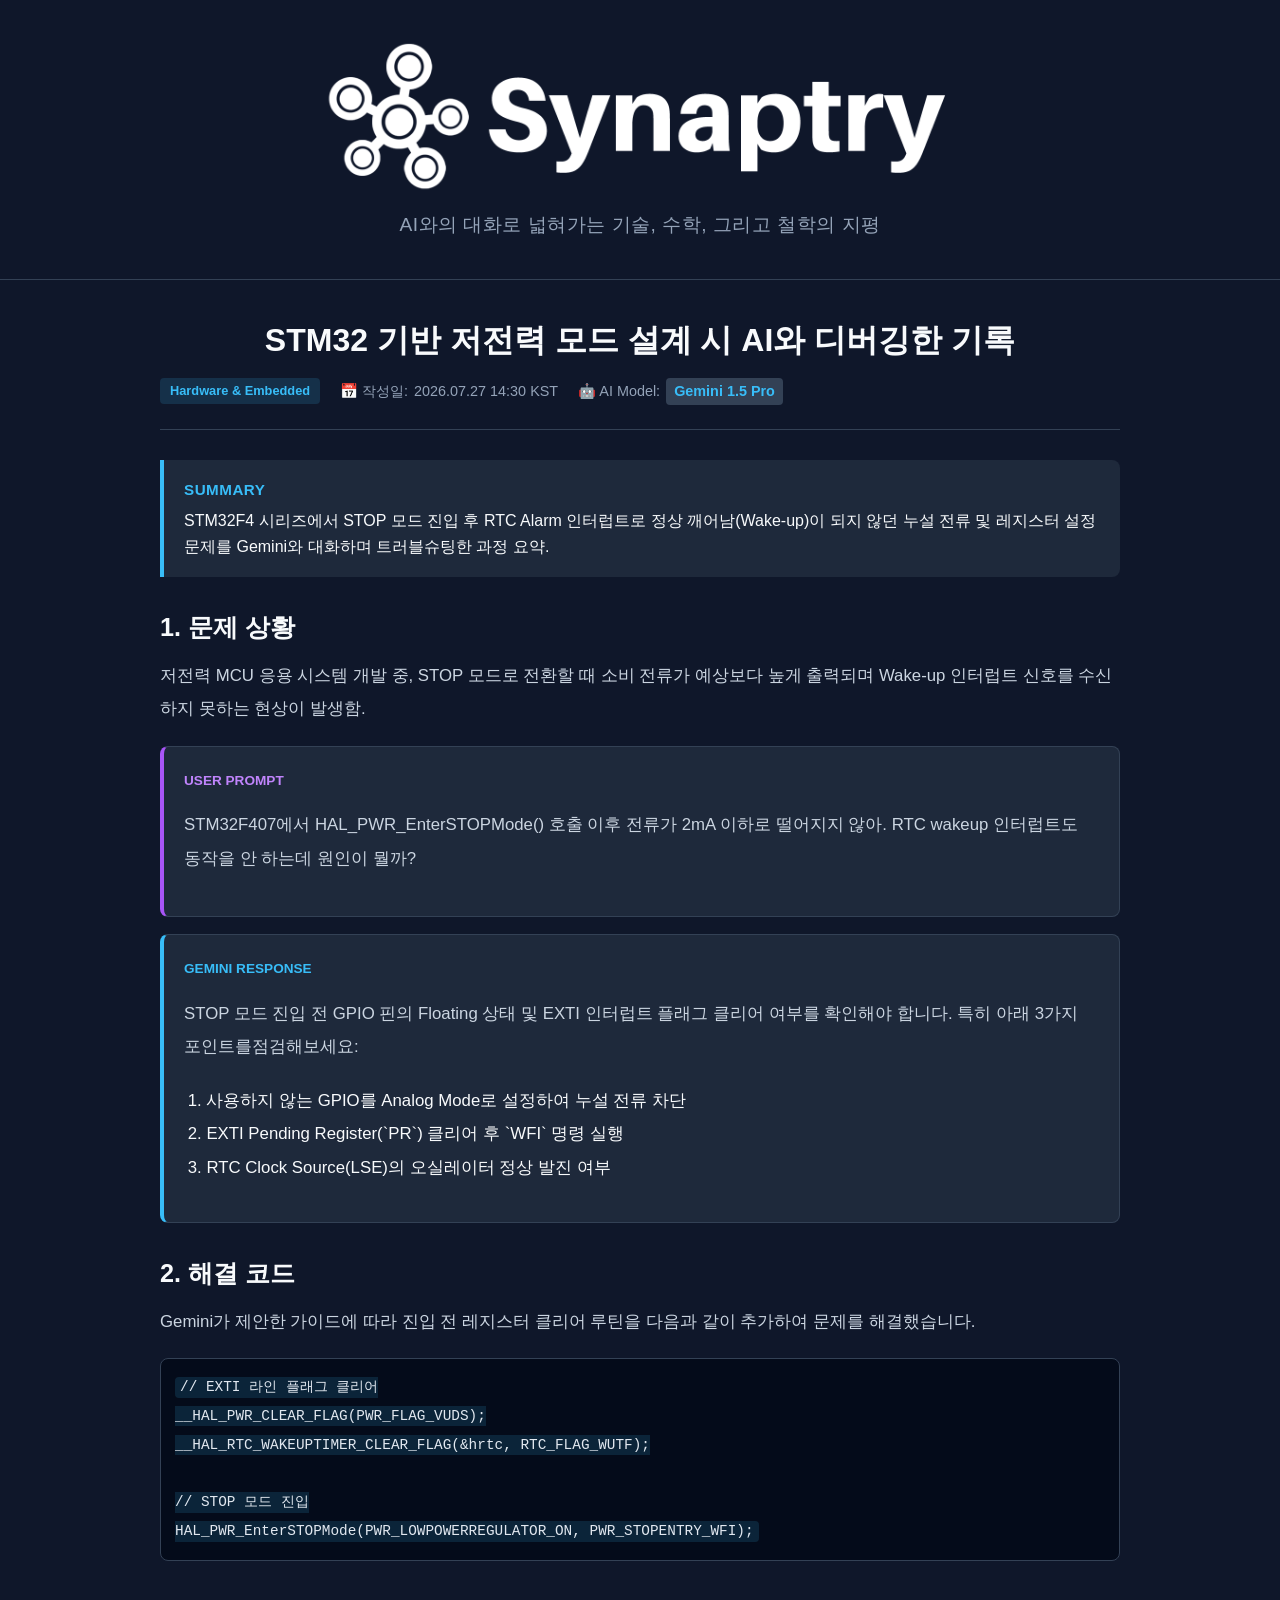
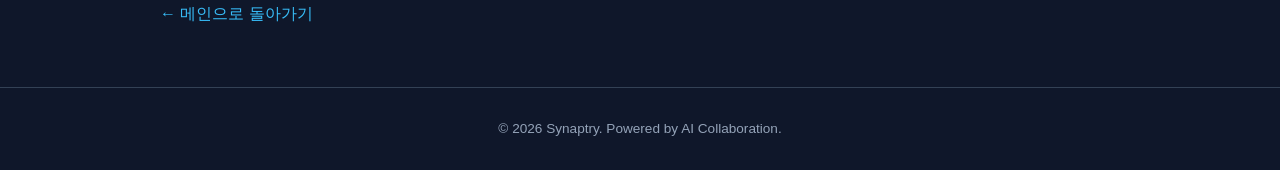
<file: pos_template.html>
<!DOCTYPE html>
<html lang="ko">
<head>
  <meta charset="UTF-8">
  <meta name="viewport" content="width=device-width, initial-scale=1.0">
  <title>STM32 기반 저전력 모드 설계 시 AI와 디버깅한 기록 | Synaptry</title>
  <link rel="stylesheet" href="../styles.css">
  <style>
    /* 메타 정보 및 본문 전용 추가 스타일 */
    .post-header {
      border-bottom: 1px solid var(--border);
      padding-bottom: 24px;
      margin-bottom: 30px;
    }

    .post-title {
      font-size: 2rem;
      color: var(--text-main);
      margin-bottom: 16px;
      line-height: 1.3;
    }

    .post-meta {
      display: flex;
      flex-wrap: wrap;
      gap: 12px 20px;
      align-items: center;
      font-size: 0.9rem;
      color: var(--text-muted);
    }

    .meta-item {
      display: flex;
      align-items: center;
      gap: 6px;
    }

    .meta-badge {
      background: rgba(56, 189, 248, 0.15);
      color: var(--accent);
      padding: 3px 10px;
      border-radius: 4px;
      font-size: 0.8rem;
      font-weight: bold;
    }

    .ai-badge {
      background: #334155;
      color: #38bdf8;
      padding: 2px 8px;
      border-radius: 4px;
      font-weight: 600;
    }

    .post-summary {
      background-color: var(--card-bg);
      border-left: 4px solid var(--accent);
      border-radius: 0 8px 8px 0;
      padding: 18px 20px;
      margin-bottom: 35px;
      color: var(--text-main);
    }

    .post-summary h4 {
      color: var(--accent);
      font-size: 0.95rem;
      margin-bottom: 6px;
      text-transform: uppercase;
      letter-spacing: 0.5px;
    }

    .post-content {
      line-height: 1.8;
      font-size: 1.05rem;
    }

    .post-content h2, .post-content h3 {
      margin-top: 35px;
      margin-bottom: 15px;
      color: var(--text-main);
    }

    .post-content p {
      margin-bottom: 20px;
      color: #cbd5e1;
    }

    .dialogue-box {
      background: var(--card-bg);
      border: 1px solid var(--border);
      border-radius: 8px;
      padding: 20px;
      margin-bottom: 24px;
    }

    .dialogue-box.user {
      border-left: 4px solid #a855f7;
    }

    .dialogue-box.ai {
      border-left: 4px solid var(--accent);
    }

    .dialogue-author {
      font-weight: bold;
      font-size: 0.85rem;
      margin-bottom: 8px;
      text-transform: uppercase;
    }

    .user .dialogue-author { color: #c084fc; }
    .ai .dialogue-author { color: var(--accent); }

    pre {
      background-color: #090d16;
      border: 1px solid var(--border);
      padding: 16px;
      border-radius: 6px;
      overflow-x: auto;
      font-family: Consolas, Monaco, "Andale Mono", monospace;
      font-size: 0.9rem;
      color: #e2e8f0;
      margin: 15px 0;
    }

    .back-btn {
      display: inline-block;
      margin-top: 40px;
      color: var(--accent);
      text-decoration: none;
      font-weight: 500;
    }

    .back-btn:hover {
      text-decoration: underline;
    }
  </style>
</head>
<body>
  <header>
    <div class="container header-container">
      <a href="../"><img src="../wide_white_trans.png" alt="Synaptry" class="logo-img"></a>
      <p class="subtitle">AI와의 대화로 넓혀가는 기술, 수학, 그리고 철학의 지평</p>
    </div>
  </header>

  <main class="container">
    <article>
      <!-- 포스트 헤더 (제목, 날짜, 카테고리, AI) -->
      <header class="post-header">
        <h1 class="post-title">STM32 기반 저전력 모드 설계 시 AI와 디버깅한 기록</h1>
        
        <div class="post-meta">
          <span class="meta-badge">Hardware & Embedded</span>
          <div class="meta-item">
            <span>📅 작성일:</span> 2026.07.27 14:30 KST
          </div>
          <div class="meta-item">
            <span>🤖 AI Model:</span> <span class="ai-badge">Gemini 1.5 Pro</span>
          </div>
        </div>
      </header>

      <!-- 요약 섹션 -->
      <section class="post-summary">
        <h4>Summary</h4>
        <p>STM32F4 시리즈에서 STOP 모드 진입 후 RTC Alarm 인터럽트로 정상 깨어남(Wake-up)이 되지 않던 누설 전류 및 레지스터 설정 문제를 Gemini와 대화하며 트러블슈팅한 과정 요약.</p>
      </section>

      <!-- 본문 섹션 -->
      <section class="post-content">
        <h2>1. 문제 상황</h2>
        <p>저전력 MCU 응용 시스템 개발 중, STOP 모드로 전환할 때 소비 전류가 예상보다 높게 출력되며 Wake-up 인터럽트 신호를 수신하지 못하는 현상이 발생함.</p>

        <!-- 대화 박스 샘플 (User) -->
        <div class="dialogue-box user">
          <div class="dialogue-author">User Prompt</div>
          <p>STM32F407에서 HAL_PWR_EnterSTOPMode() 호출 이후 전류가 2mA 이하로 떨어지지 않아. RTC wakeup 인터럽트도 동작을 안 하는데 원인이 뭘까?</p>
        </div>

        <!-- 대화 박스 샘플 (AI) -->
        <div class="dialogue-box ai">
          <div class="dialogue-author">Gemini Response</div>
          <p>STOP 모드 진입 전 GPIO 핀의 Floating 상태 및 EXTI 인터럽트 플래그 클리어 여부를 확인해야 합니다. 특히 아래 3가지 포인트를점검해보세요:</p>
          <ol>
            <li>사용하지 않는 GPIO를 Analog Mode로 설정하여 누설 전류 차단</li>
            <li>EXTI Pending Register(`PR`) 클리어 후 `WFI` 명령 실행</li>
            <li>RTC Clock Source(LSE)의 오실레이터 정상 발진 여부</li>
          </ol>
        </div>

        <h2>2. 해결 코드</h2>
        <p>Gemini가 제안한 가이드에 따라 진입 전 레지스터 클리어 루틴을 다음과 같이 추가하여 문제를 해결했습니다.</p>

        <pre><code>// EXTI 라인 플래그 클리어
__HAL_PWR_CLEAR_FLAG(PWR_FLAG_VUDS);
__HAL_RTC_WAKEUPTIMER_CLEAR_FLAG(&hrtc, RTC_FLAG_WUTF);

// STOP 모드 진입
HAL_PWR_EnterSTOPMode(PWR_LOWPOWERREGULATOR_ON, PWR_STOPENTRY_WFI);</code></pre>

      </section>

      <!-- 목록으로 돌아가기 -->
      <a href="../" class="back-btn">&larr; 메인으로 돌아가기</a>
    </article>
  </main>

  <footer>
    <div class="container">
      <p>&copy; 2026 Synaptry. Powered by AI Collaboration.</p>
    </div>
  </footer>
</body>
</html>
</file>
<file: styles.css>
:root {
  --bg-color: #0f172a;
  --card-bg: #1e293b;
  --text-main: #f8fafc;
  --text-muted: #94a3b8;
  --accent: #38bdf8;
  --accent-hover: #0284c7;
  --border: #334155;
}

* {
  box-sizing: border-box;
  margin: 0;
  padding: 0;
}

body {
  font-family: -apple-system, BlinkMacSystemFont, "Segoe UI", Roboto, sans-serif;
  background-color: var(--bg-color);
  color: var(--text-main);
  line-height: 1.6;
}

.container {
  max-width: 1000px;
  margin: 0 auto;
  padding: 0 20px;
}

/* --- Header & Logo --- */
header {
  border-bottom: 1px solid var(--border);
  padding: 40px 0;
  text-align: center;
}

.header-actions {
  margin-top: 18px;
  display: flex;
  gap: 12px;
  justify-content: center;
  flex-wrap: wrap;
}

.header-link {
  text-decoration: none;
  font-weight: bold;
  padding: 6px 16px;
  border-radius: 6px;
  font-size: 0.9rem;
}

.header-link--primary {
  color: var(--accent);
  border: 1px solid var(--accent);
  background: rgba(56, 189, 248, 0.1);
}

.header-link--secondary {
  color: var(--text-main);
  border: 1px solid var(--border);
  background: var(--card-bg);
}

.logo-img {
  max-width: 640px;
  width: 100%;
  height: auto;
  margin-bottom: 12px;
  display: inline-block;
}

.subtitle {
  color: var(--text-muted);
  font-size: 1.2rem;
  line-height: 1.45;
  letter-spacing: 0.5px;
}

/* --- Intro Section --- */
.intro {
  margin: 40px 0;
  text-align: center;
}

.intro h2 {
  font-size: 1.8rem;
  margin-bottom: 12px;
  color: var(--accent);
}

.intro p {
  color: var(--text-muted);
  max-width: 600px;
  margin: 0 auto;
}

/* --- Grid & Category Cards (Index 페이지 메인 영역) --- */
.categories {
  margin-bottom: 40px;
}

.categories h3 {
  font-size: 1.3rem;
  margin-bottom: 20px;
  border-left: 4px solid var(--accent);
  padding-left: 10px;
}

.grid {
  display: grid;
  grid-template-columns: repeat(auto-fit, minmax(280px, 1fr));
  gap: 20px;
}

.card {
  background: var(--card-bg);
  border: 1px solid var(--border);
  border-radius: 8px;
  padding: 24px;
  transition: transform 0.2s ease, border-color 0.2s ease;
  position: relative;
  cursor: pointer;
}

.card:hover {
  transform: translateY(-4px);
  border-color: var(--accent);
}

.card h4 {
  font-size: 1.2rem;
  margin-bottom: 8px;
}

.card p {
  color: var(--text-muted);
  font-size: 0.9rem;
}

.badge {
  display: inline-block;
  font-size: 0.75rem;
  text-transform: uppercase;
  color: var(--accent);
  background: rgba(56, 189, 248, 0.1);
  padding: 2px 8px;
  border-radius: 4px;
  margin-bottom: 12px;
}

/* --- Posts Section --- */
.posts-section {
  margin-top: 50px;
}

.posts-header {
  display: flex;
  justify-content: space-between;
  align-items: center;
  margin-bottom: 20px;
  gap: 12px;
}

.posts-title {
  margin: 0;
  display: flex;
  align-items: center;
  gap: 10px;
}

.posts-title-marker {
  display: inline-block;
  width: 4px;
  height: 18px;
  background: var(--accent);
  border-radius: 2px;
}

.reset-category-btn {
  display: none;
  background: transparent;
  border: 1px solid var(--border);
  color: var(--text-muted);
  padding: 4px 10px;
  border-radius: 4px;
  cursor: pointer;
  font-size: 0.85rem;
}

.reset-category-btn:hover {
  border-color: var(--accent);
  color: var(--accent);
}

.posts-loading,
.posts-empty {
  color: var(--text-muted);
}

.pagination {
  display: flex;
  justify-content: center;
  align-items: center;
  gap: 8px;
  margin-top: 24px;
  flex-wrap: wrap;
}

.pagination button {
  background: transparent;
  border: 1px solid var(--border);
  color: var(--text-main);
  padding: 6px 10px;
  border-radius: 4px;
  cursor: pointer;
  font-size: 0.9rem;
}

.pagination button.active {
  background: var(--accent);
  border-color: var(--accent);
  color: #0f172a;
}

.pagination button:disabled {
  opacity: 0.45;
  cursor: not-allowed;
}

/* --- Write Page Layout (글쓰기 페이지 전용) --- */
.write-container { 
  max-width: 800px; 
  margin: 40px auto; 
  padding: 0 20px; 
}

.form-group { 
  margin-bottom: 20px; 
}

.form-group label { 
  display: block; 
  margin-bottom: 8px; 
  font-weight: bold; 
  color: var(--accent); 
}

.form-control { 
  width: 100%; 
  padding: 12px; 
  background: var(--card-bg); 
  border: 1px solid var(--border); 
  border-radius: 6px; 
  color: var(--text-main); 
  font-size: 1rem; 
  box-sizing: border-box; 
}

.form-control:focus { 
  outline: none; 
  border-color: var(--accent); 
}

textarea.form-control { 
  resize: vertical; 
  font-family: inherit; 
  line-height: 1.5; 
}

.form-row { 
  display: flex; 
  gap: 20px; 
}

.form-row .form-group { 
  flex: 1; 
}

.editor-control {
  width: 100%;
  min-height: 350px;
  height: auto !important;
  padding: 16px;
  background: var(--card-bg);
  border: 1px solid var(--border);
  border-radius: 6px;
  color: var(--text-main);
  font-size: 1rem;
  line-height: 1.85;
  box-sizing: border-box;
  outline: none;
  overflow-y: auto;
  white-space: pre-wrap;
  word-break: break-word;
  font-family: "Segoe UI", Roboto, sans-serif;
}

.editor-control p,
.editor-control div {
  margin: 0 0 0.8em;
}

.editor-preview-split {
  display: grid;
  grid-template-columns: 1fr 1fr;
  gap: 12px;
}

.editor-preview {
  min-height: 350px;
  padding: 18px;
  background: rgba(15, 23, 42, 0.45);
  border: 1px solid var(--border);
  border-radius: 8px;
  color: var(--text-main);
  line-height: 1.8;
  overflow-y: auto;
  white-space: normal;
  word-break: break-word;
  font-size: 0.98rem;
}

.editor-preview h1,
.editor-preview h2,
.editor-preview h3,
.editor-preview h4 {
  color: var(--accent);
  margin: 0.8em 0 0.5em;
  line-height: 1.25;
}

.editor-preview p,
.editor-preview ul,
.editor-preview ol,
.editor-preview blockquote,
.editor-preview pre {
  margin: 0 0 0.9em;
}

.editor-preview table,
.post-content table {
  width: 100%;
  border-collapse: collapse;
  margin: 1em 0;
}

.editor-preview th,
.editor-preview td,
.post-content th,
.post-content td {
  border: 1px solid var(--border);
  padding: 0.6em 0.8em;
  text-align: left;
}

.editor-preview pre,
.post-content pre {
  background: rgba(2, 8, 23, 0.8);
  padding: 14px;
  border-radius: 8px;
  overflow-x: auto;
}

.editor-preview code,
.post-content code {
  background: rgba(56, 189, 248, 0.14);
  padding: 0.15em 0.35em;
  border-radius: 4px;
  font-family: "Consolas", "Monaco", monospace;
}

.editor-preview blockquote,
.post-content blockquote {
  border-left: 3px solid var(--accent);
  padding-left: 1rem;
  color: var(--text-muted);
  margin: 0 0 1em;
}

.editor-preview h1,
.editor-preview h2,
.editor-preview h3 {
  color: var(--accent);
  margin: 0 0 0.6em;
}

.editor-preview hr {
  border: 0;
  border-top: 1px solid var(--border);
  margin: 1em 0;
}

.post-content hr {
  border: 0;
  border-top: 1px solid var(--border);
  margin: 1em 0;
}

.editor-preview code {
  background: rgba(56, 189, 248, 0.12);
  padding: 0.1em 0.3em;
  border-radius: 4px;
}

.editor-preview pre {
  background: rgba(15, 23, 42, 0.8);
  padding: 12px;
  border-radius: 6px;
  overflow-x: auto;
}

.editor-control:focus { 
  border-color: var(--accent); 
}

.editor-control[placeholder]:empty:before {
  content: attr(placeholder);
  color: var(--text-muted);
  cursor: text;
}

.editor-control * {
  max-height: none !important;
}

.editor-control p,
.editor-control div,
.editor-control ul,
.editor-control ol,
.editor-control blockquote,
.editor-control pre {
  margin: 0 0 0.9em;
  line-height: 1.85;
}

.editor-control > :last-child,
.post-content > :last-child {
  margin-bottom: 0;
}

.editor-control > :first-child,
.post-content > :first-child {
  margin-top: 0;
}

.btn-group { 
  display: flex; 
  justify-content: flex-end; 
  gap: 10px; 
  margin-top: 30px; 
}

.btn-secondary { 
  background: transparent; 
  border: 1px solid var(--border); 
  color: var(--text-muted); 
}

.btn-secondary:hover { 
  border-color: var(--text-main); 
  color: var(--text-main); 
}

.preview-modal {
  display: none;
  position: fixed;
  inset: 0;
  background: rgba(2, 8, 23, 0.8);
  z-index: 1000;
  align-items: center;
  justify-content: center;
  padding: 20px;
}

.preview-modal-content {
  width: min(900px, 100%);
  max-height: 85vh;
  overflow: auto;
  background: var(--card-bg);
  border: 1px solid var(--border);
  border-radius: 12px;
  padding: 20px;
  box-shadow: 0 20px 60px rgba(0, 0, 0, 0.35);
}

.preview-modal-header {
  display: flex;
  justify-content: space-between;
  align-items: center;
  margin-bottom: 16px;
}

.preview-modal-body {
  line-height: 1.8;
  color: var(--text-main);
}

.preview-modal-body h1,
.preview-modal-body h2,
.preview-modal-body h3,
.preview-modal-body h4 {
  color: var(--accent);
  margin: 0.8em 0 0.5em;
}

.preview-modal-body p,
.preview-modal-body ul,
.preview-modal-body ol,
.preview-modal-body blockquote,
.preview-modal-body pre {
  margin: 0 0 0.9em;
}

/* --- Post Detail Page (상세 페이지 영역) --- */
.post-detail-container { 
  max-width: 800px; 
  margin: 40px auto; 
  padding: 0 20px; 
}

.post-header { 
  border-bottom: 1px solid var(--border); 
  padding-bottom: 20px; 
  margin-bottom: 30px; 
}

.post-meta-wrap { 
  display: flex; 
  justify-content: space-between; 
  align-items: center; 
  flex-wrap: wrap; 
  margin-top: 10px; 
  gap: 10px; 
}

.post-meta { 
  display: flex; 
  gap: 15px; 
  color: var(--text-muted); 
  font-size: 0.9rem; 
  flex-wrap: wrap; 
}

.action-btn-group { 
  display: flex; 
  gap: 8px; 
}

.btn-flow-toggle {
  background: rgba(16, 185, 129, 0.15);
  border: 1px solid #10b981;
  color: #10b981;
  padding: 5px 12px;
  border-radius: 4px;
  font-size: 0.85rem;
  font-weight: bold;
  cursor: pointer;
  transition: all 0.2s ease;
}

.btn-flow-toggle:hover { 
  background: #10b981; 
  color: #ffffff; 
}

.btn-edit-post {
  background: rgba(59, 130, 246, 0.12);
  border: 1px solid #3b82f6;
  color: #3b82f6;
  padding: 5px 12px;
  border-radius: 4px;
  font-size: 0.85rem;
  cursor: pointer;
  transition: all 0.2s ease;
}

.btn-edit-post:hover {
  background: #3b82f6;
  color: #ffffff;
}

.btn-delete-post {
  background: rgba(239, 68, 68, 0.1);
  border: 1px solid #ef4444;
  color: #ef4444;
  padding: 5px 12px;
  border-radius: 4px;
  font-size: 0.85rem;
  cursor: pointer;
  transition: all 0.2s ease;
}

.btn-delete-post:hover { 
  background: #ef4444; 
  color: #ffffff; 
}

.post-summary-box {
  margin-top: 20px;
  padding: 16px 20px;
  background: rgba(59, 130, 246, 0.08);
  border-left: 4px solid var(--accent);
  border-radius: 6px;
}

.post-summary-box strong { 
  color: var(--accent); 
  display: block; 
  margin-bottom: 6px; 
  font-size: 0.95rem; 
}

.post-summary-box p { 
  margin: 0; 
  color: var(--text-main); 
  font-size: 0.95rem; 
  line-height: 1.6; 
}

.post-summary-markdown p,
.post-summary-markdown ul,
.post-summary-markdown ol,
.post-summary-markdown blockquote,
.post-summary-markdown pre {
  margin: 0 0 0.6em;
  font-size: 1.05rem;
  margin-bottom: 50px;
  width: 100%;
  height: auto !important;
  max-height: none !important;
  overflow: visible !important;
  white-space: normal;
  word-break: break-word;
  letter-spacing: 0.01em;
  font-family: "Segoe UI", Roboto, sans-serif;
}

.post-content h1,
.post-content h2,
.post-content h3,
.post-content h4 {
  color: var(--accent);
  margin: 1.2em 0 0.6em;
  line-height: 1.25;
}

.post-content ul,
.post-content ol {
  padding-left: 1.4rem;
  margin: 0 0 1em;
}

.post-content blockquote {
  border-left: 3px solid var(--accent);
  padding-left: 1rem;
  color: var(--text-muted);
  margin: 0 0 1em;
}

.post-content * {
  max-height: none !important;
  overflow: visible !important;
}

.post-content p,
.post-content div,
.post-content ul,
.post-content ol,
.post-content blockquote,
.post-content pre {
  margin: 0 0 1.05em;
  line-height: 2.0;
}

.post-content pre, 
.post-content code, 
.post-content table { 
  max-width: 100%; 
  overflow-x: auto !important; 
}

.post-content img {
  max-width: 100%;
  border-radius: 8px;
  margin: 1em 0;
}

/* --- Flow Diagram Container & Git Graph --- */
.flow-diagram-container {
  display: none;
  margin: 25px 0;
  padding: 20px;
  background: #0f172a;
  border: 1px solid var(--accent);
  border-radius: 8px;
  animation: fadeIn 0.3s ease;
}

.flow-diagram-container.active { 
  display: block !important; 
}

@keyframes fadeIn { 
  from { opacity: 0; transform: translateY(-8px); } 
  to { opacity: 1; transform: translateY(0); } 
}

.flow-title { 
  font-size: 1.1rem; 
  color: var(--accent); 
  margin-bottom: 15px; 
  font-weight: bold; 
  display: flex; 
  align-items: center; 
  gap: 8px; 
}

.git-graph { 
  display: flex; 
  flex-direction: column; 
  gap: 14px; 
  position: relative; 
  padding-left: 10px; 
}

.git-graph::before {
  content: '';
  position: absolute;
  left: 23px;
  top: 15px;
  bottom: 15px;
  width: 3px;
  background: rgba(255, 255, 255, 0.15);
  z-index: 1;
}

.git-node {
  display: flex;
  align-items: center;
  gap: 15px;
  position: relative;
  z-index: 2;
  cursor: pointer;
  padding: 8px 12px;
  border-radius: 6px;
  background: rgba(255, 255, 255, 0.02);
  border: 1px solid transparent;
  transition: all 0.2s ease;
}

.git-node:hover {
  background: rgba(59, 130, 246, 0.12);
  border-color: var(--accent);
  transform: translateX(4px);
}

.git-node.active {
  background: rgba(59, 130, 246, 0.2);
  border-color: var(--accent);
}

.git-dot {
  width: 18px;
  height: 18px;
  border-radius: 50%;
  background: var(--accent);
  border: 3px solid #0f172a;
  box-shadow: 0 0 8px rgba(59, 130, 246, 0.6);
  flex-shrink: 0;
}

.git-node.branch-main .git-dot { background: #3b82f6; }
.git-node.branch-feature .git-dot { background: #10b981; }

.git-branch-tag {
  font-size: 0.75rem;
  padding: 2px 8px;
  border-radius: 12px;
  font-family: monospace;
  background: rgba(255, 255, 255, 0.1);
  color: var(--text-muted);
}

.git-node.branch-main .git-branch-tag { background: rgba(59, 130, 246, 0.2); color: #60a5fa; }
.git-node.branch-feature .git-branch-tag { background: rgba(16, 185, 129, 0.2); color: #34d399; }

.git-node-label { 
  font-size: 0.95rem; 
  font-weight: 600; 
  color: var(--text-main); 
}

.flow-preview-card {
  margin-top: 20px;
  padding: 16px 20px;
  background: var(--card-bg);
  border: 1px solid var(--border);
  border-radius: 6px;
  display: none;
}

.flow-preview-card h4 { 
  margin: 0 0 8px 0; 
  color: var(--accent); 
  font-size: 1.05rem; 
}

.flow-preview-card p { 
  margin: 0; 
  color: var(--text-main); 
  font-size: 0.95rem; 
  line-height: 1.6; 
  white-space: pre-line; 
}

/* --- Comments Section --- */
.comments-section { 
  border-top: 1px solid var(--border); 
  padding-top: 30px; 
}

.comment-card { 
  background: var(--card-bg); 
  border: 1px solid var(--border); 
  border-radius: 6px; 
  padding: 15px; 
  margin-bottom: 12px; 
}

.comment-card.reply { 
  margin-left: 30px; 
  border-left: 3px solid var(--accent); 
}

.comment-meta { 
  display: flex; 
  justify-content: space-between; 
  font-size: 0.85rem; 
  color: var(--text-muted); 
  margin-bottom: 8px; 
}

.comment-author { 
  font-weight: bold; 
  color: var(--accent); 
}

.btn-reply-toggle { 
  background: none; 
  border: none; 
  color: var(--accent); 
  font-size: 0.8rem; 
  cursor: pointer; 
  text-decoration: underline; 
  padding: 0; 
  margin-top: 8px; 
}

.comment-form { 
  margin-top: 20px; 
  display: flex; 
  flex-direction: column; 
  gap: 10px; 
}

.comment-form input, 
.comment-form textarea {
  background: var(--card-bg); 
  border: 1px solid var(--border); 
  border-radius: 6px; 
  color: var(--text-main); 
  padding: 10px;
}

.comment-form textarea { 
  height: 80px; 
  resize: vertical; 
}

.reply-form { 
  margin-top: 10px; 
  padding: 10px; 
  background: rgba(255, 255, 255, 0.02); 
  border-radius: 6px; 
  display: none; 
}

/* --- Common Buttons --- */
.btn-submit {
  background: var(--accent);
  color: #000;
  border: none;
  padding: 8px 16px;
  border-radius: 4px;
  font-weight: bold;
  cursor: pointer;
  transition: background 0.2s ease;
}

.btn-submit:hover {
  background: var(--accent-hover);
  color: #fff;
}

/* --- Footer --- */
footer {
  border-top: 1px solid var(--border);
  padding: 30px 0;
  text-align: center;
  color: var(--text-muted);
  font-size: 0.85rem;
  margin-top: 60px;
}
</file>
